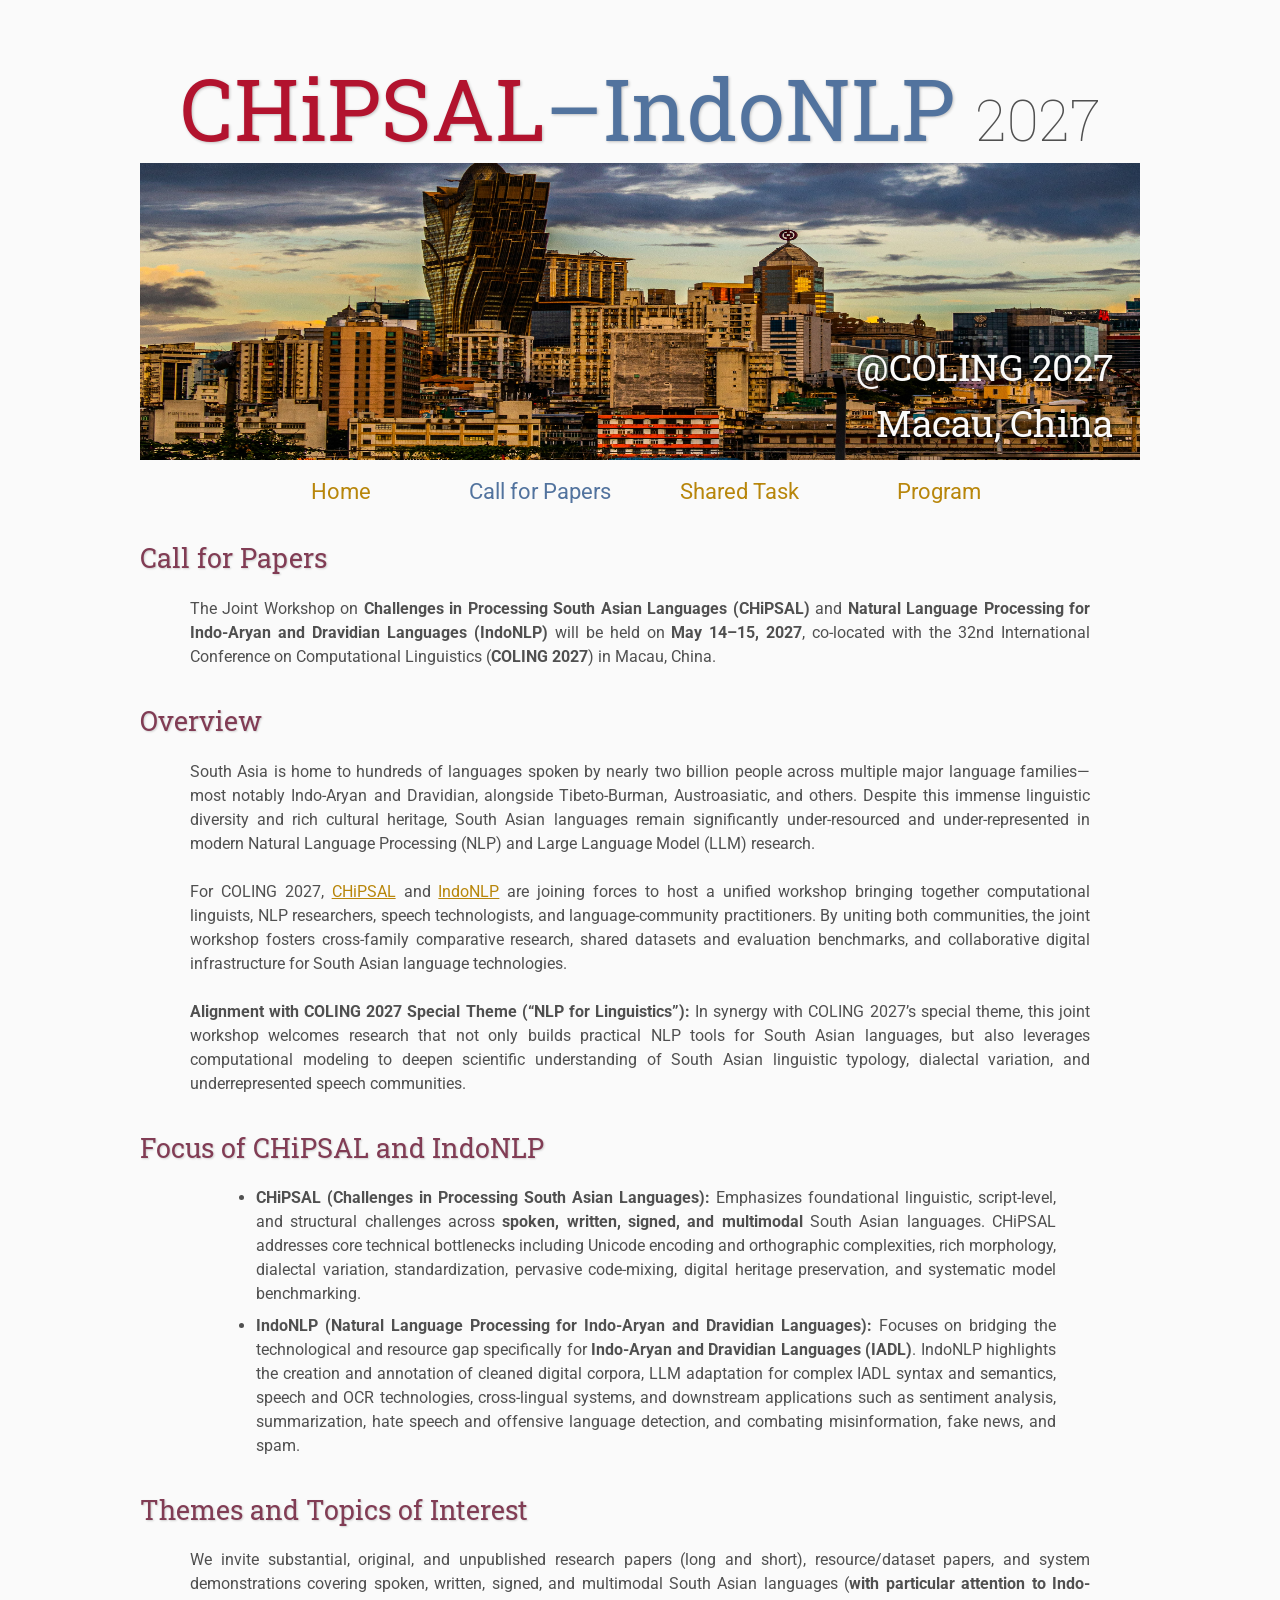
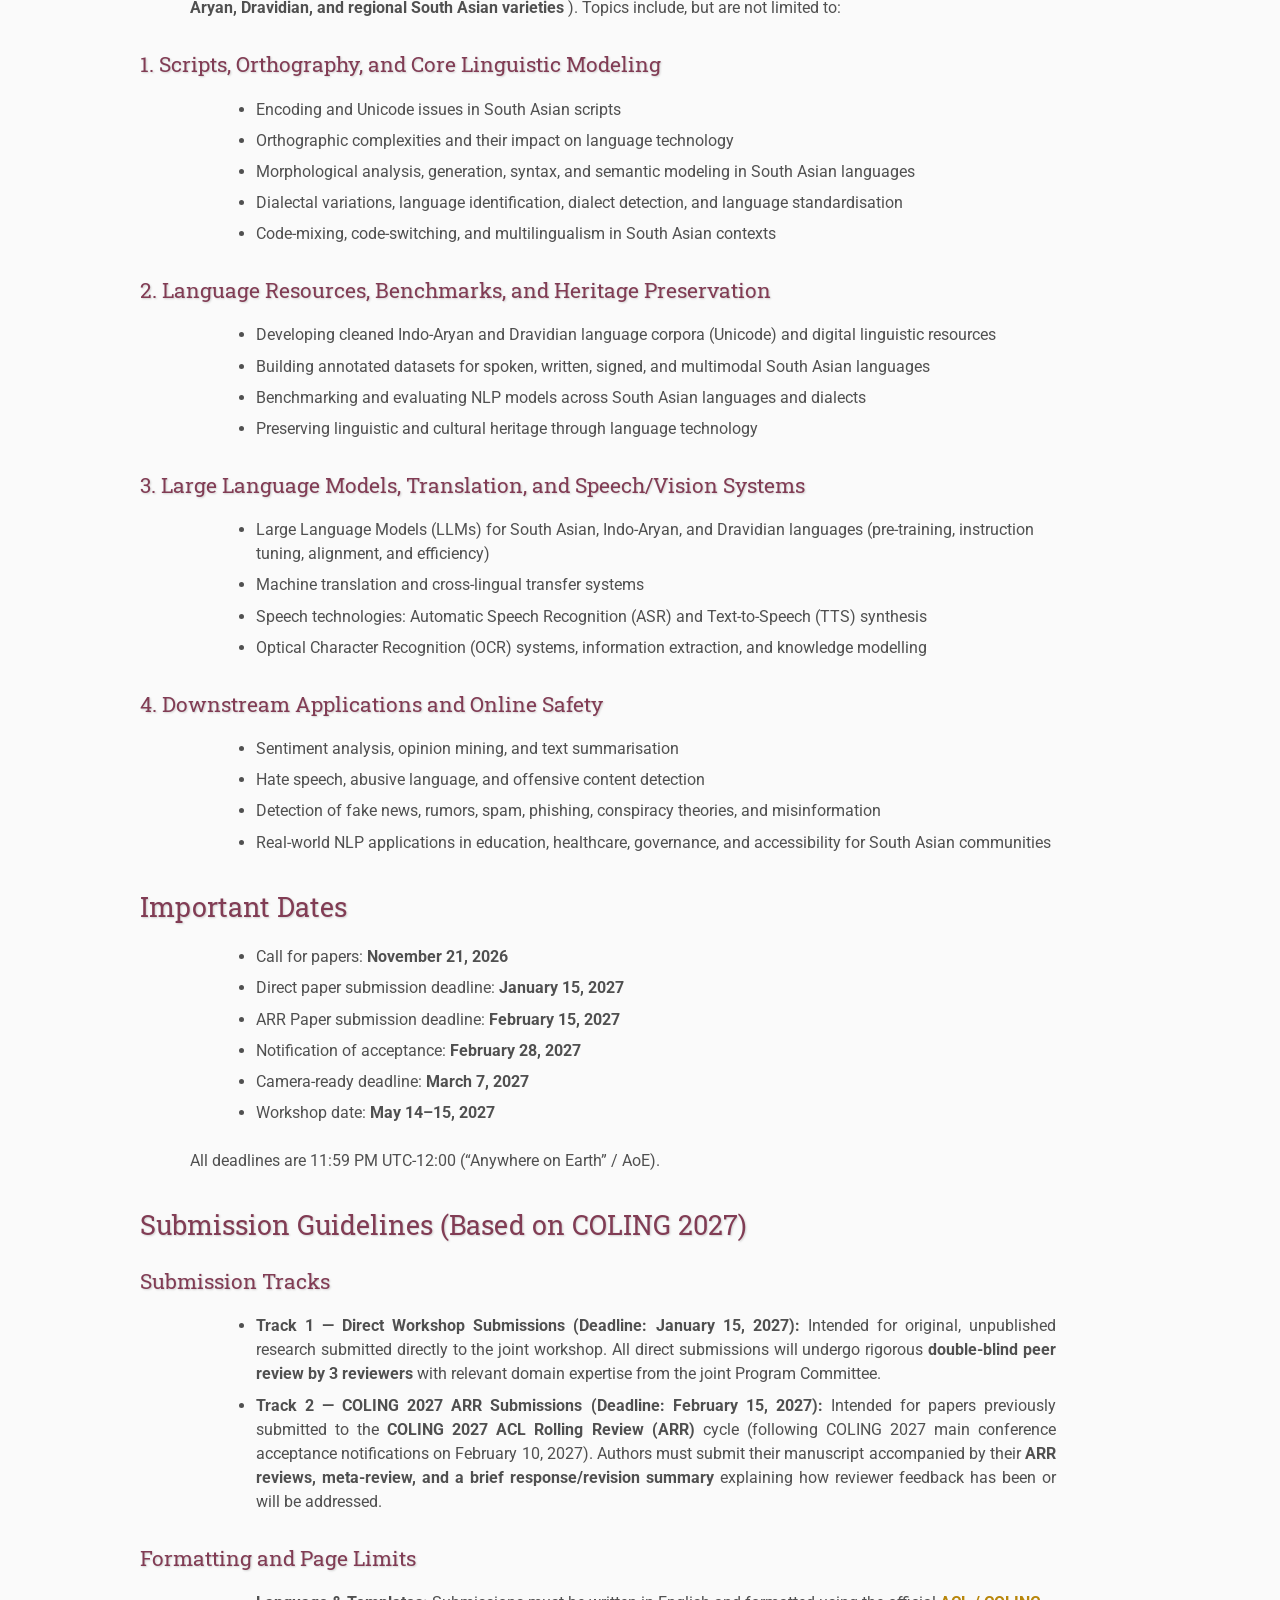
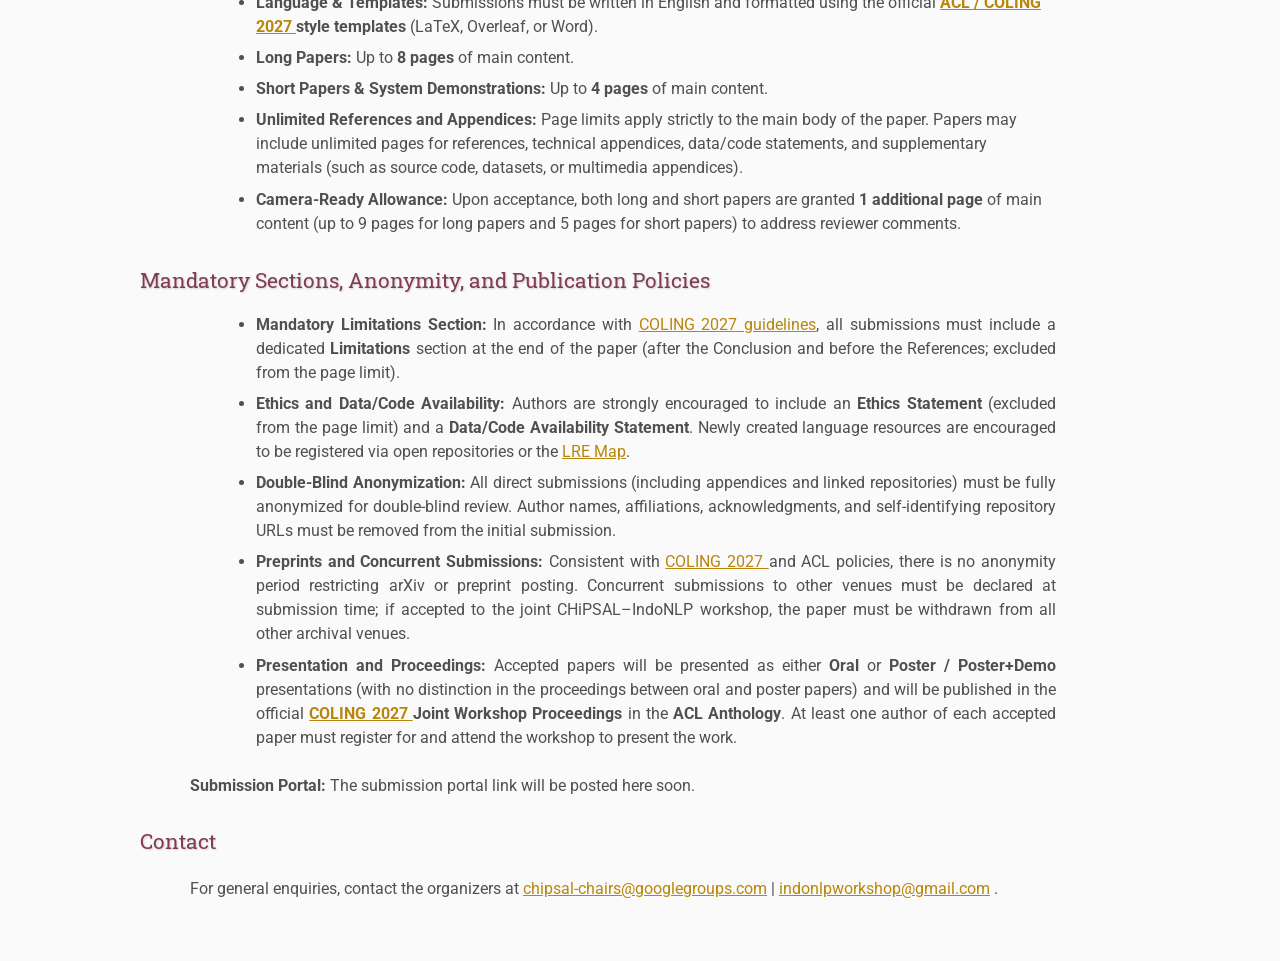
<file: call-for-paper/index.html>
<!DOCTYPE html>
<html lang="en">

<head>
    <meta charset="utf-8">
    <base href="../">
    <link rel="shortcut icon" type="image/png" href="assets/favicon.png">
    <link rel="stylesheet" type="text/css" media="all" href="assets/main.css">
    <script src="assets/navigation.js" defer></script>
    <meta name="description" content="Call for Papers — Joint CHiPSAL–IndoNLP workshop, collocated with COLING 2027 in Macau, China.">
    <meta name="resource-type" content="document">
    <meta name="distribution" content="global">
    <meta name="keywords" content="CHiPSAL, IndoNLP, COLING 2027, Call for Papers, workshop">
    <title>Call for Papers | Joint CHiPSAL–IndoNLP Workshop</title>

    <style>
        body ul {
            list-style-type: disc !important;
            list-style-position: outside !important;
            margin-top: 0.6em !important;
            margin-bottom: 1.1em !important;
            padding-left: 2em !important;
        }
        body ul li {
            display: list-item !important;
            list-style-type: disc !important;
            margin-bottom: 0.45em !important;
        }
    </style>
</head>

<body>
    <div class="banner">
        <img src="assets/banner.jpg" alt="Workshop banner" height="400" width="1000">
        <div class="top-left">
            <span class="title1">CHiPSAL</span><span class="title2">&ndash;IndoNLP</span> <span class="year">2027</span>
        </div>
        <div class="bottom-right">
            @COLING 2027<br>Macau, China
        </div>
    </div>

    <table class="navigation">
        <tr>
            <td class="navigation"><a title="Workshop home page" href="index.html">Home</a></td>
            <td class="navigation"><a class="current" aria-current="page" title="Call for papers" href="call-for-paper/index.html">Call for Papers</a></td>
            <td class="navigation"><a title="Shared task" href="sharedTask/index.html">Shared Task</a></td>
            <td class="navigation"><a title="Workshop program" href="program/index.html">Program</a></td>
            <!-- <td class="navigation">
                <details class="navigation-dropdown">
                    <summary>Other</summary>
                    <div class="dropdown-content">
                        <a href="previous-workshops/index.html">Previous Workshops</a>
                        <a href="sponsor/index.html">Sponsor</a>
                        <a href="directions/index.html">Directions</a>
                    </div>
                </details>
            </td>
            -->
        </tr>
    </table>

    <h3>Call for Papers</h3>
    <p style="text-align: justify;">
        The Joint Workshop on <b>Challenges in Processing South Asian Languages (CHiPSAL)</b> and
        <b>Natural Language Processing for Indo-Aryan and Dravidian Languages (IndoNLP)</b> will be held on
        <b>May 14&ndash;15, 2027</b>, co-located with the 32nd International Conference on Computational Linguistics
        (<b>COLING 2027</b>) in Macau, China.
    </p>

    <h3>Overview</h3>
    <p style="text-align: justify;">
        South Asia is home to hundreds of languages spoken by nearly two billion people across multiple major
        language families&mdash;most notably Indo-Aryan and Dravidian, alongside Tibeto-Burman,
        Austroasiatic, and others. Despite this immense linguistic diversity and rich cultural heritage, South
        Asian languages remain significantly under-resourced and under-represented in modern Natural Language
        Processing (NLP) and Large Language Model (LLM) research.
        <br><br>
        For COLING 2027, <a href="https://sites.google.com/view/chipsal/">CHiPSAL</a> and
        <a href="https://indonlp-workshop.github.io/IndoNLP-Workshop/">IndoNLP</a> are joining forces to host a
        unified workshop bringing together computational linguists, NLP researchers, speech technologists,
        and language-community practitioners. By uniting both communities, the joint workshop fosters cross-family
        comparative research, shared datasets and evaluation benchmarks, and collaborative digital infrastructure
        for South Asian language technologies.
        <br><br>
        <b>Alignment with COLING 2027 Special Theme (&ldquo;NLP for Linguistics&rdquo;):</b> In synergy with
        COLING 2027&rsquo;s special theme, this joint workshop welcomes research that not only builds practical
        NLP tools for South Asian languages, but also leverages computational modeling to deepen scientific
        understanding of South Asian linguistic typology, dialectal variation, and underrepresented speech
        communities.
    </p>

    <h3>Focus of CHiPSAL and IndoNLP</h3>
    <ul>
        <li style="text-align: justify;">
            <b>CHiPSAL (Challenges in Processing South Asian Languages):</b> Emphasizes foundational linguistic,
            script-level, and structural challenges across <b>spoken, written, signed, and multimodal</b> South
            Asian languages. CHiPSAL addresses core technical bottlenecks including Unicode encoding and
            orthographic complexities, rich morphology, dialectal variation, standardization, pervasive
            code-mixing, digital heritage preservation, and systematic model benchmarking.
        </li>
        <li style="text-align: justify;">
            <b>IndoNLP (Natural Language Processing for Indo-Aryan and Dravidian Languages):</b> Focuses on
            bridging the technological and resource gap specifically for <b>Indo-Aryan and Dravidian Languages
            (IADL)</b>. IndoNLP highlights the creation and annotation of cleaned digital corpora, LLM adaptation
            for complex IADL syntax and semantics, speech and OCR technologies, cross-lingual systems, and
            downstream applications such as sentiment analysis, summarization, hate speech and offensive language
            detection, and combating misinformation, fake news, and spam.
        </li>
    </ul>

    <h3>Themes and Topics of Interest</h3>
    <p style="text-align: justify;">
        We invite substantial, original, and unpublished research papers (long and short), resource/dataset
        papers, and system demonstrations covering spoken, written, signed, and multimodal South Asian languages
        (<strong>with particular attention to Indo-Aryan, Dravidian, and regional South Asian varieties </strong>). Topics include,
        but are not limited to:
    </p>

    <h4>1. Scripts, Orthography, and Core Linguistic Modeling</h4>
    <ul>
        <li>Encoding and Unicode issues in South Asian scripts</li>
        <li>Orthographic complexities and their impact on language technology</li>
        <li>Morphological analysis, generation, syntax, and semantic modeling in South Asian languages</li>
        <li>Dialectal variations, language identification, dialect detection, and language standardisation</li>
        <li>Code-mixing, code-switching, and multilingualism in South Asian contexts</li>
    </ul>

    <h4>2. Language Resources, Benchmarks, and Heritage Preservation</h4>
    <ul>
        <li>Developing cleaned Indo-Aryan and Dravidian language corpora (Unicode) and digital linguistic resources</li>
        <li>Building annotated datasets for spoken, written, signed, and multimodal South Asian languages</li>
        <li>Benchmarking and evaluating NLP models across South Asian languages and dialects</li>
        <li>Preserving linguistic and cultural heritage through language technology</li>
    </ul>

    <h4>3. Large Language Models, Translation, and Speech/Vision Systems</h4>
    <ul>
        <li>Large Language Models (LLMs) for South Asian, Indo-Aryan, and Dravidian languages (pre-training, instruction tuning, alignment, and efficiency)</li>
        <li>Machine translation and cross-lingual transfer systems</li>
        <li>Speech technologies: Automatic Speech Recognition (ASR) and Text-to-Speech (TTS) synthesis</li>
        <li>Optical Character Recognition (OCR) systems, information extraction, and knowledge modelling</li>
    </ul>

    <h4>4. Downstream Applications and Online Safety</h4>
    <ul>
        <li>Sentiment analysis, opinion mining, and text summarisation</li>
        <li>Hate speech, abusive language, and offensive content detection</li>
        <li>Detection of fake news, rumors, spam, phishing, conspiracy theories, and misinformation</li>
        <li>Real-world NLP applications in education, healthcare, governance, and accessibility for South Asian communities</li>
    </ul>

    <h3>Important Dates</h3>
    <ul>
        <li>Call for papers: <b>November 21, 2026</b></li>
        <li>Direct paper submission deadline: <b>January 15, 2027</b></li>
        <li>ARR Paper submission deadline: <b>February 15, 2027</b></li>
        <li>Notification of acceptance: <b>February 28, 2027</b></li>
        <li>Camera-ready deadline: <b>March 7, 2027</b></li>
        <li>Workshop date: <b>May 14&ndash;15, 2027</b></li>
    </ul>
    <p>All deadlines are 11:59 PM UTC-12:00 (&ldquo;Anywhere on Earth&rdquo; / AoE).</p>

    <h3>Submission Guidelines (Based on COLING 2027)</h3>

    <h4>Submission Tracks</h4>
    <ul>
        <li style="text-align: justify;">
            <b>Track 1 &mdash; Direct Workshop Submissions (Deadline: January 15, 2027):</b> Intended for original,
            unpublished research submitted directly to the joint workshop. All direct submissions will undergo
            rigorous <b>double-blind peer review by 3 reviewers</b> with relevant domain expertise from the joint
            Program Committee.
        </li>
        <li style="text-align: justify;">
            <b>Track 2 &mdash; COLING 2027 ARR Submissions (Deadline: February 15, 2027):</b> Intended for papers
            previously submitted to the <b>COLING 2027 ACL Rolling Review (ARR)</b> cycle (following COLING 2027
            main conference acceptance notifications on February 10, 2027). Authors must submit their manuscript
            accompanied by their <b>ARR reviews, meta-review, and a brief response/revision summary</b> explaining
            how reviewer feedback has been or will be addressed.
        </li>
    </ul>

    <h4>Formatting and Page Limits</h4>
    <ul>
        <li><b>Language &amp; Templates:</b> Submissions must be written in English and formatted using the official <b> <a href="https://2027.coling-iccl.org"> ACL / COLING 2027 </a> style templates</b> (LaTeX, Overleaf, or Word).</li>
        <li><b>Long Papers:</b> Up to <b>8 pages</b> of main content.</li>
        <li><b>Short Papers &amp; System Demonstrations:</b> Up to <b>4 pages</b> of main content.</li>
        <li><b>Unlimited References and Appendices:</b> Page limits apply strictly to the main body of the paper. Papers may include unlimited pages for references, technical appendices, data/code statements, and supplementary materials (such as source code, datasets, or multimedia appendices).</li>
        <li><b>Camera-Ready Allowance:</b> Upon acceptance, both long and short papers are granted <b>1 additional page</b> of main content (up to 9 pages for long papers and 5 pages for short papers) to address reviewer comments.</li>
    </ul>

    <h4>Mandatory Sections, Anonymity, and Publication Policies</h4>
    <ul>
        <li style="text-align: justify;">
            <b>Mandatory Limitations Section:</b> In accordance with <a href="https://2027.coling-iccl.org"> COLING 2027 guidelines</a>, all submissions must
            include a dedicated <b>Limitations</b> section at the end of the paper (after the Conclusion and before
            the References; excluded from the page limit).
        </li>
        <li style="text-align: justify;">
            <b>Ethics and Data/Code Availability:</b> Authors are strongly encouraged to include an <b>Ethics
            Statement</b> (excluded from the page limit) and a <b>Data/Code Availability Statement</b>. Newly
            created language resources are encouraged to be registered via open repositories or the
            <a href="https://lremap.elra.info/">LRE Map</a>.
        </li>
        <li style="text-align: justify;">
            <b>Double-Blind Anonymization:</b> All direct submissions (including appendices and linked repositories)
            must be fully anonymized for double-blind review. Author names, affiliations, acknowledgments, and
            self-identifying repository URLs must be removed from the initial submission.
        </li>
        <li style="text-align: justify;">
            <b>Preprints and Concurrent Submissions:</b> Consistent with <a href="https://2027.coling-iccl.org"> COLING 2027 </a> and ACL policies, there is no
            anonymity period restricting arXiv or preprint posting. Concurrent submissions to other venues must be
            declared at submission time; if accepted to the joint CHiPSAL&ndash;IndoNLP workshop, the paper must be
            withdrawn from all other archival venues.
        </li>
        <li style="text-align: justify;">
            <b>Presentation and Proceedings:</b> Accepted papers will be presented as either <b>Oral</b> or
            <b>Poster / Poster+Demo</b> presentations (with no distinction in the proceedings between oral and
            poster papers) and will be published in the official <b><a href="https://2027.coling-iccl.org"> COLING 2027 </a> Joint Workshop Proceedings</b> in
            the <b>ACL Anthology</b>. At least one author of each accepted paper must register for and attend the
            workshop to present the work.
        </li>
    </ul>

    <p>
        <b>Submission Portal:</b> The submission portal link will be posted here soon.
    </p>

    <h4>Contact</h4>
    <p>For general enquiries, contact the organizers at
        <a href="mailto:chipsal-chairs@googlegroups.com">chipsal-chairs@googlegroups.com</a> | <a href="mailto:indonlpworkshop@gmail.com">indonlpworkshop@gmail.com</a> .
    </p>
</body>
</html>
</file>
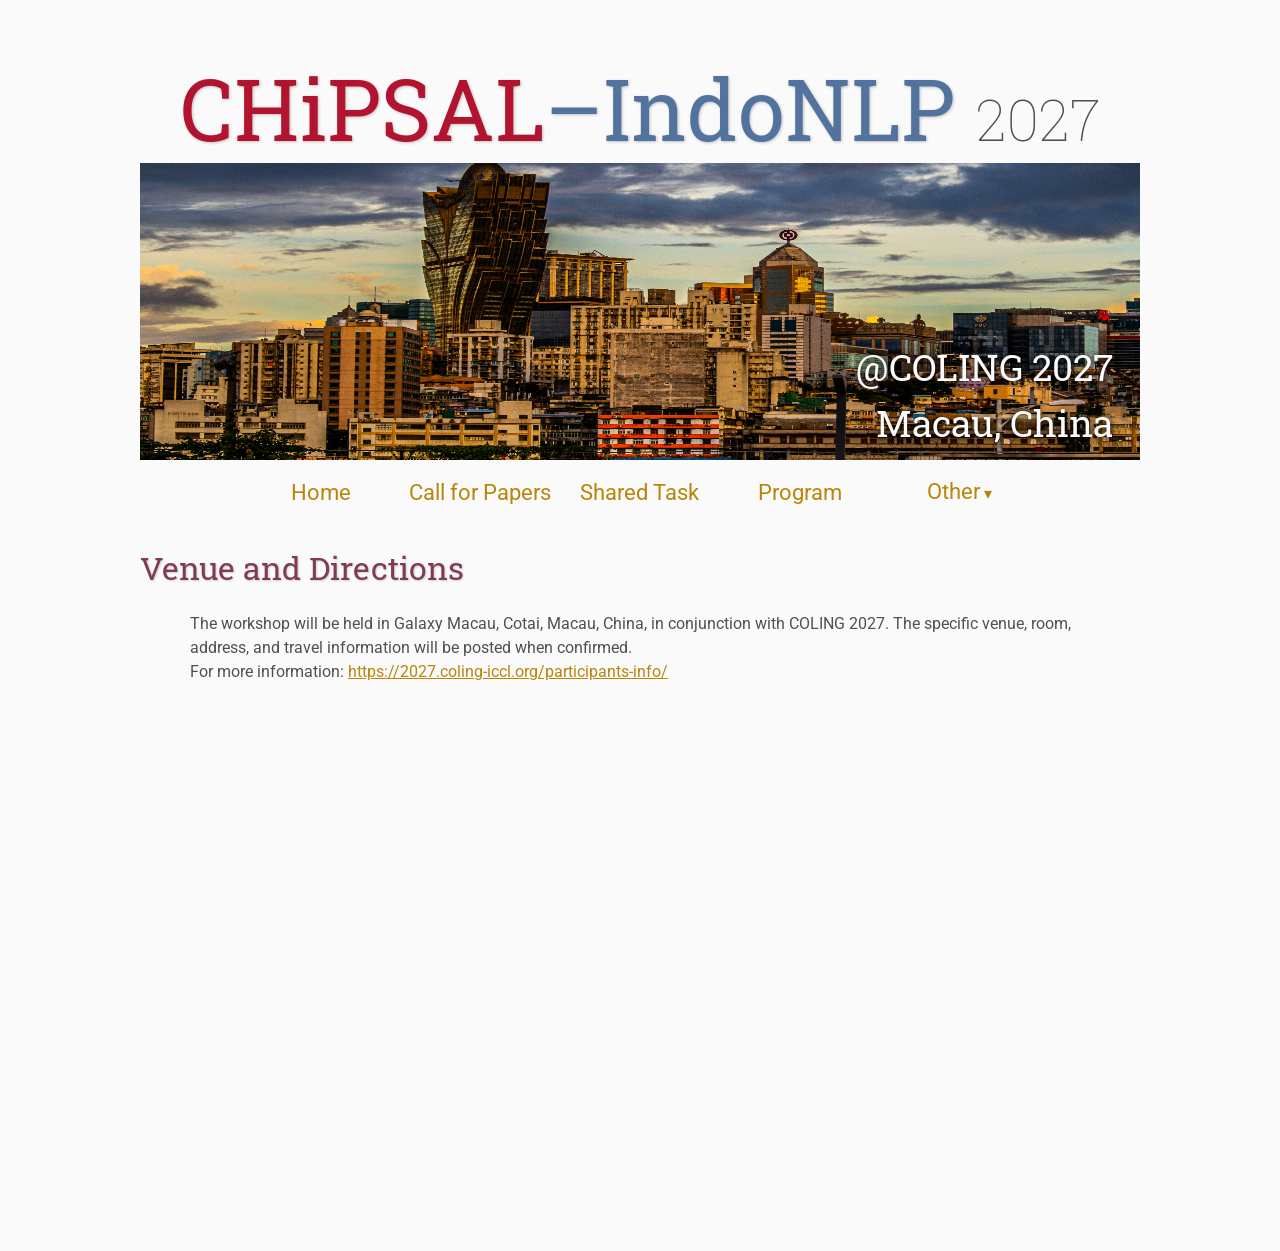
<file: directions/index.html>
<!DOCTYPE html>
<html lang="en">

<head>
    <meta charset="utf-8">
    <base href="..">
    <link rel="shortcut icon" type="image/png" href="assets/favicon.png">
    <link rel="stylesheet" type="text/css" media="all" href="assets/main.css">
    <script src="assets/navigation.js" defer></script>
    <meta name="description" content="Directions for the 2nd Joint CHiPSAL–IndoNLP Workshop at COLING 2027.">
    <meta name="resource-type" content="document">
    <meta name="distribution" content="global">
    <meta name="keywords" content="CHiPSAL, IndoNLP, COLING 2027, directions">
    <title>Directions | Joint CHiPSAL–IndoNLP Workshop</title>
</head>

<body>
    <div class="banner">
        <img src="assets/banner.jpg" alt="Workshop banner" height="400" width="1000">
        <div class="top-left">
            <span class="title1">CHiPSAL</span><span class="title2">&ndash;IndoNLP</span> <span class="year">2027</span>
        </div>
        <div class="bottom-right"> @COLING 2027<br>Macau, China </div>
    </div>

     <table class="navigation">
        <tr>
            <td class="navigation"><a title="Workshop home page" href="index.html">Home</a></td>
            <td class="navigation"><a title="Call for papers" href="call-for-paper/index.html">Call for Papers</a></td>
            <td class="navigation"><a title="Shared task" href="sharedTask/index.html">Shared Task</a></td>
            <td class="navigation"><a title="Workshop program" href="program/index.html">Program</a></td>
            <td class="navigation">
                <details class="navigation-dropdown">
                    <summary class="current" aria-current="page">Other</summary>
                    <div class="dropdown-content">
                        <a href="previous-workshops/index.html">Previous Workshops</a>
                        <a href="sponsor/index.html">Sponsor</a>
                        <a class="current" aria-current="page" href="directions/index.html">Directions</a>
                    </div>
                </details>
            </td>
        </tr>
    </table>
    


    <h2>Venue and Directions</h2>
    <p>
        The workshop will be held in Galaxy Macau, Cotai, Macau, China, in conjunction with COLING 2027. The specific
        venue, room, address, and travel information will be posted when confirmed.
        <br>
        For more information: <a href="https://2027.coling-iccl.org/participants-info/">https://2027.coling-iccl.org/participants-info/</a>

        <iframe src="https://www.google.com/maps/embed?pb=!1m18!1m12!1m3!1d14781.925514158405!2d113.54668041389819!3d22.14574105292566!2m3!1f0!2f0!3f0!3m2!1i1024!2i768!4f13.1!3m3!1m2!1s0x340171cf2b083b57%3A0xa8feac8aee39218!2sGalaxy%20International%20Convention%20Center!5e0!3m2!1sen!2suk!4v1795108663322!5m2!1sen!2suk" width="900" height="500" style="border:0;" allowfullscreen="" loading="lazy" referrerpolicy="strict-origin-when-cross-origin"></iframe>


    </p>
</body>
</html>
</file>
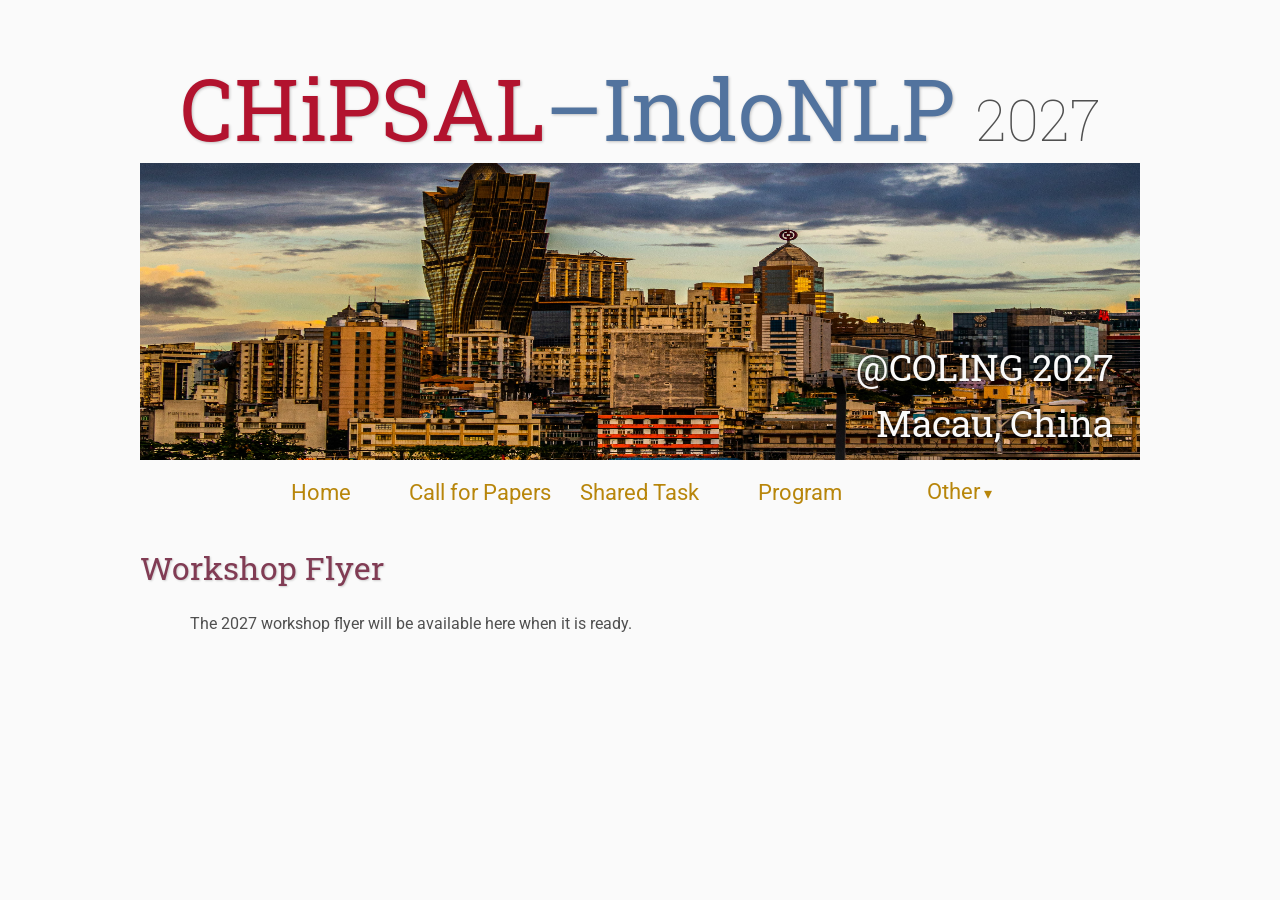
<file: flyer/index.html>
<!DOCTYPE html>
<html lang="en">

<head>
    <meta charset="utf-8">
    <base href="..">
    <link rel="shortcut icon" type="image/png" href="assets/favicon.png">
    <link rel="stylesheet" type="text/css" media="all" href="assets/main.css">
    <script src="assets/navigation.js" defer></script>
    <meta name="description" content="Flyer for the 2nd Joint CHiPSAL–IndoNLP Workshop at COLING 2027.">
    <meta name="resource-type" content="document">
    <meta name="distribution" content="global">
    <meta name="keywords" content="CHiPSAL, IndoNLP, COLING 2027, flyer">
    <title>Flyer | Joint CHiPSAL–IndoNLP Workshop</title>
</head>

<body>
    <div class="banner">
        <img src="assets/banner.jpg" alt="Workshop banner" height="400" width="1000">
        <div class="top-left">
            <span class="title1">CHiPSAL</span><span class="title2">&ndash;IndoNLP</span> <span class="year">2027</span>
        </div>
        <div class="bottom-right"> @COLING 2027<br>Macau, China </div>
    </div>

     <table class="navigation">
        <tr>
            <td class="navigation"><a title="Workshop home page" href="index.html">Home</a></td>
            <td class="navigation"><a title="Call for papers" href="call-for-paper/index.html">Call for Papers</a></td>
            <td class="navigation"><a title="Shared task" href="sharedTask/index.html">Shared Task</a></td>
            <td class="navigation"><a title="Workshop program" href="program/index.html">Program</a></td>
            <td class="navigation">
                <details class="navigation-dropdown">
                    <summary>Other</summary>
                    <div class="dropdown-content">
                        <a href="previous-workshops/index.html">Previous Workshops</a>
                        <a href="sponsor/index.html">Sponsor</a>
                        <a href="directions/index.html">Directions</a>
                    </div>
                </details>
            </td>
        </tr>
    </table>
    


    <h2>Workshop Flyer</h2>
    <p>The 2027 workshop flyer will be available here when it is ready.</p>
</body>
</html>
</file>
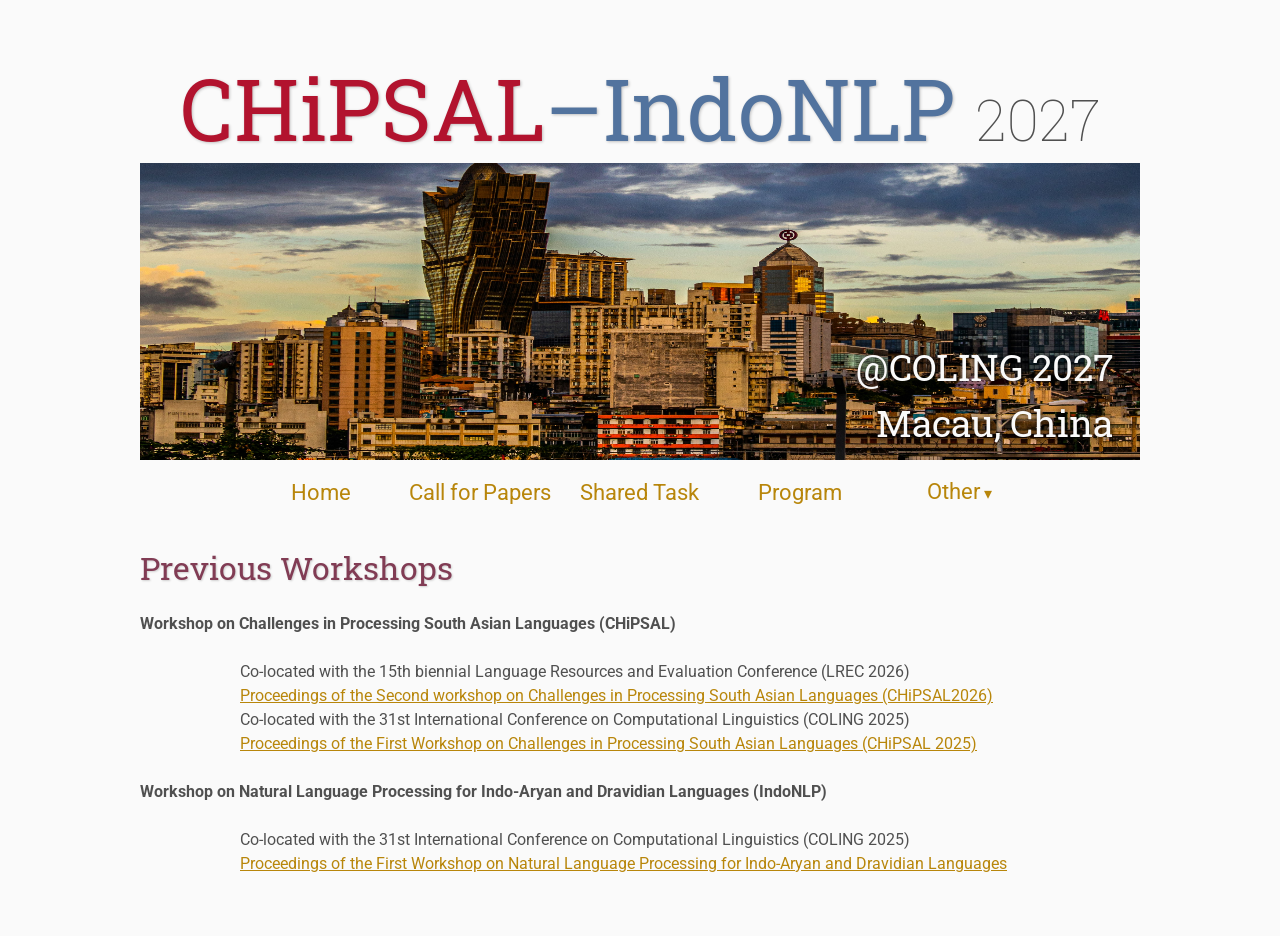
<file: previous-workshops/index.html>
<!DOCTYPE html>
<html lang="en">
            
<head>
    <meta charset="utf-8">
    <base href="..">
    <link rel="shortcut icon" type="image/png" href="assets/favicon.png">
    <link rel="stylesheet" type="text/css" media="all" href="assets/main.css">
    <script src="assets/navigation.js" defer></script>
    <meta name="description" content="Program for the 2nd Joint CHiPSAL–IndoNLP Workshop at COLING 2027.">
    <meta name="resource-type" content="document">
    <meta name="distribution" content="global">
    <meta name="keywords" content="CHiPSAL, IndoNLP, COLING 2027, program">
    <title>Previous Workshops | Joint CHiPSAL–IndoNLP Workshop</title>
</head>

<body>
    <div class="banner">
        <img src="assets/banner.jpg" alt="Workshop banner" height="400" width="1000">
        <div class="top-left">
            <span class="title1">CHiPSAL</span><span class="title2">&ndash;IndoNLP</span> <span class="year">2027</span>
        </div>
        <div class="bottom-right"> @COLING 2027<br>Macau, China </div>
    </div>

     <table class="navigation">
        <tr>
            <td class="navigation"><a title="Workshop home page" href="index.html">Home</a></td>
            <td class="navigation"><a title="Call for papers" href="call-for-paper/index.html">Call for Papers</a></td>
            <td class="navigation"><a title="Shared task" href="sharedTask/index.html">Shared Task</a></td>
            <td class="navigation"><a title="Workshop program" href="program/index.html">Program</a></td>
            <td class="navigation">
                <details class="navigation-dropdown">
                    <summary class="current" aria-current="page">Other</summary>
                    <div class="dropdown-content">
                        <a class="current" aria-current="page" href="previous-workshops/index.html">Previous Workshops</a>
                        <a href="sponsor/index.html">Sponsor</a>
                        <a href="directions/index.html">Directions</a>
                    </div>
                </details>
            </td>

        </tr>
    </table>


    <h2>Previous Workshops</h2>
    <b>Workshop on Challenges in Processing South Asian Languages (CHiPSAL)</b>
    <ul>
        <li> Co-located with the 15th biennial Language Resources and Evaluation Conference (LREC 2026) <br> <a href="https://aclanthology.org/volumes/2026.chipsal-1/">Proceedings of the Second workshop on Challenges in Processing South Asian Languages (CHiPSAL2026)</a></li>
        <li> Co-located with the 31st International Conference on Computational Linguistics (COLING 2025) <br><a href="https://aclanthology.org/volumes/2025.chipsal-1/">Proceedings of the First Workshop on Challenges in Processing South Asian Languages (CHiPSAL 2025)</a></li>
    </ul>

    <b>Workshop on Natural Language Processing for Indo-Aryan and Dravidian Languages (IndoNLP)</b>
    <ul>
        <li> Co-located with the 31st International Conference on Computational Linguistics (COLING 2025) <br> <a href="https://aclanthology.org/2025.indonlp-1.0/">Proceedings of the First Workshop on Natural Language Processing for Indo-Aryan and Dravidian Languages</a></li>
    </ul>

    
</body>
</html>
</file>
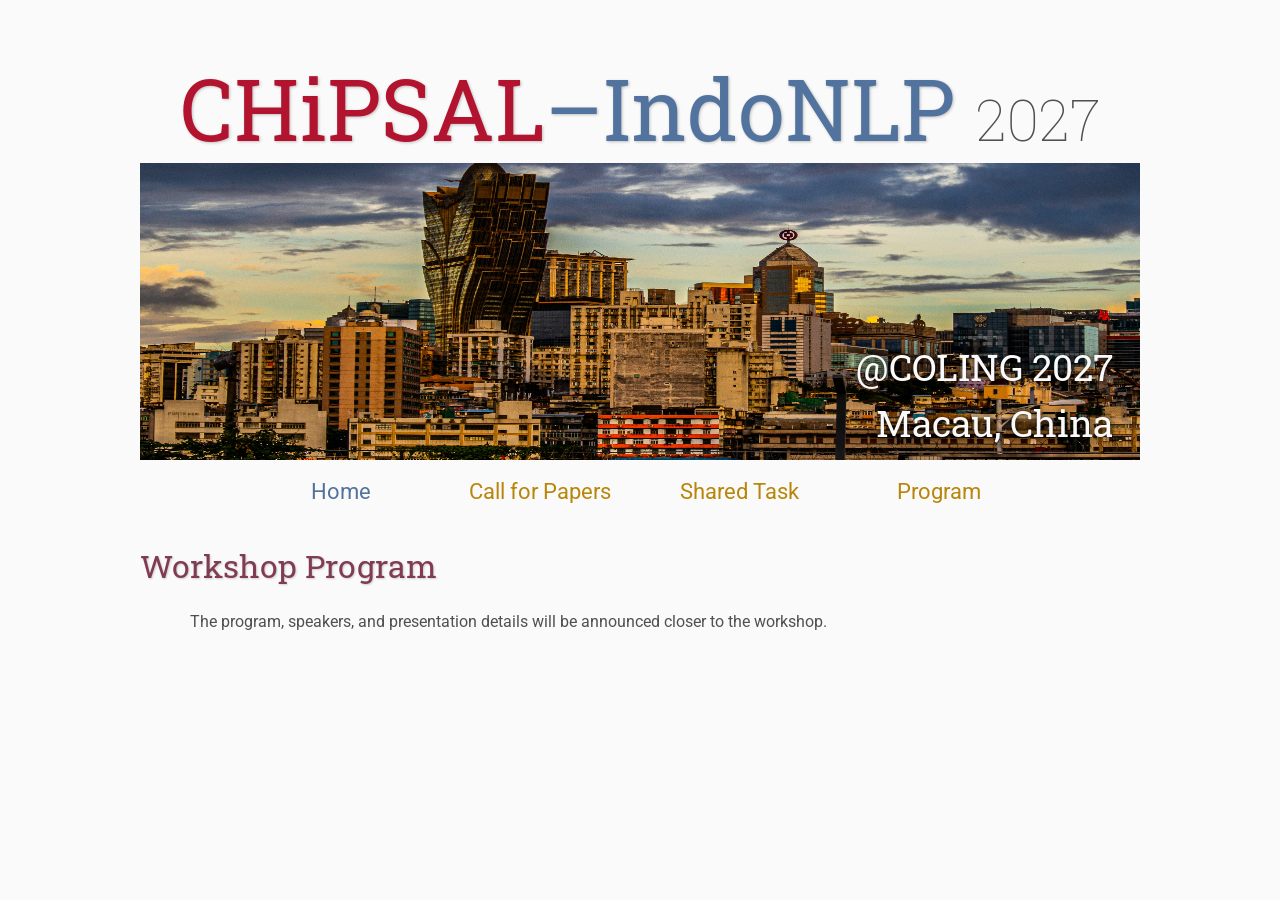
<file: program/index.html>
<!DOCTYPE html>
<html lang="en">

<head>
    <meta charset="utf-8">
    <base href="..">
    <link rel="shortcut icon" type="image/png" href="assets/favicon.png">
    <link rel="stylesheet" type="text/css" media="all" href="assets/main.css">
    <script src="assets/navigation.js" defer></script>
    <meta name="description" content="Program for the 2nd Joint CHiPSAL–IndoNLP Workshop at COLING 2027.">
    <meta name="resource-type" content="document">
    <meta name="distribution" content="global">
    <meta name="keywords" content="CHiPSAL, IndoNLP, COLING 2027, program">
    <title>Program | Joint CHiPSAL–IndoNLP Workshop</title>
</head>

<body>
    <div class="banner">
        <img src="assets/banner.jpg" alt="Workshop banner" height="400" width="1000">
        <div class="top-left">
            <span class="title1">CHiPSAL</span><span class="title2">&ndash;IndoNLP</span> <span class="year">2027</span>
        </div>
        <div class="bottom-right"> @COLING 2027<br>Macau, China </div>
    </div>

    <table class="navigation">
        <tr>
            <td class="navigation"><a class="current" aria-current="page" title="Workshop home page" href="index.html">Home</a></td>
            <td class="navigation"><a title="Call for papers" href="call-for-paper/index.html">Call for Papers</a></td>
            <td class="navigation"><a title="Shared task" href="sharedTask/index.html">Shared Task</a></td>
            <td class="navigation"><a title="Workshop program" href="program/index.html">Program</a></td>
            <!-- <td class="navigation">
                <details class="navigation-dropdown">
                    <summary>Other</summary>
                    <div class="dropdown-content">
                        <a href="previous-workshops/index.html">Previous Workshops</a>
                        <a href="sponsor/index.html">Sponsor</a>
                        <a href="directions/index.html">Directions</a>
                    </div>
                </details>
            </td>
            -->
        </tr>
    </table>


    <h2>Workshop Program</h2>
    <p>The program, speakers, and presentation details will be announced closer to the workshop.</p>
</body>
</html>
</file>
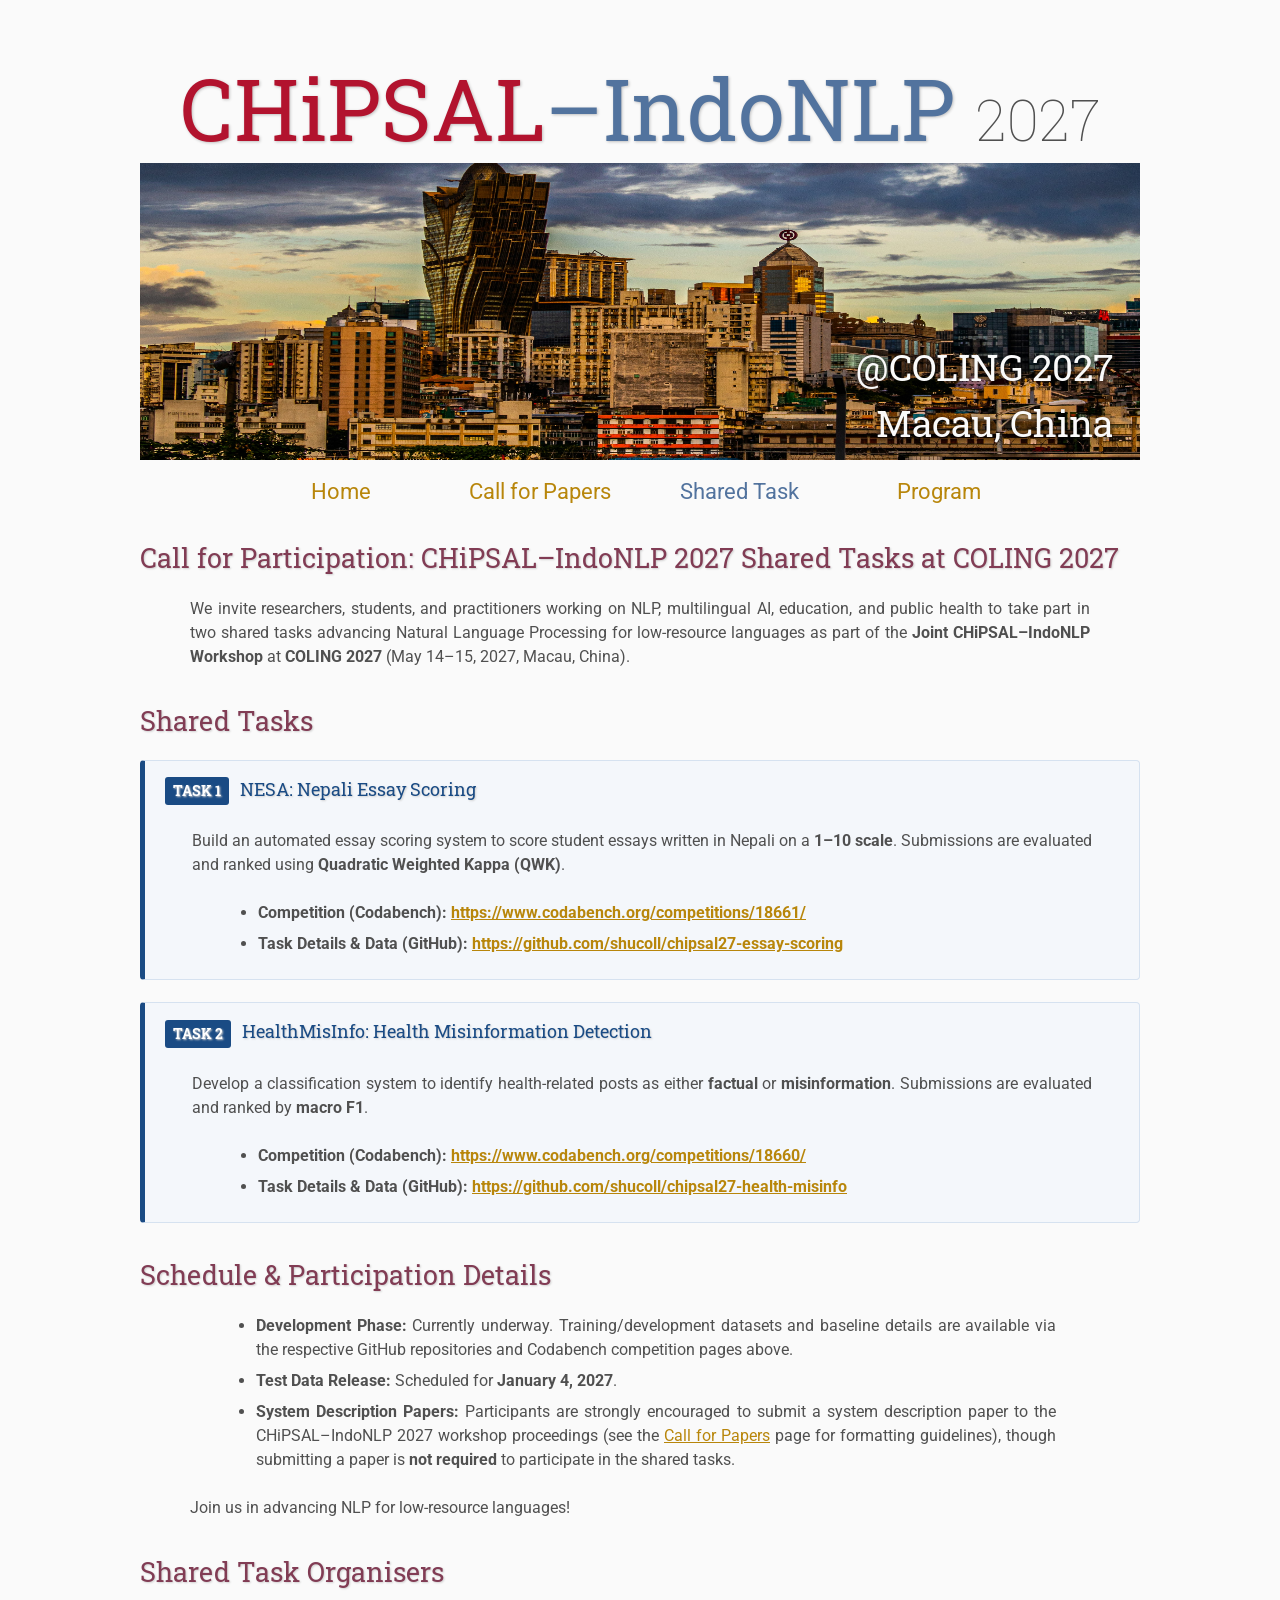
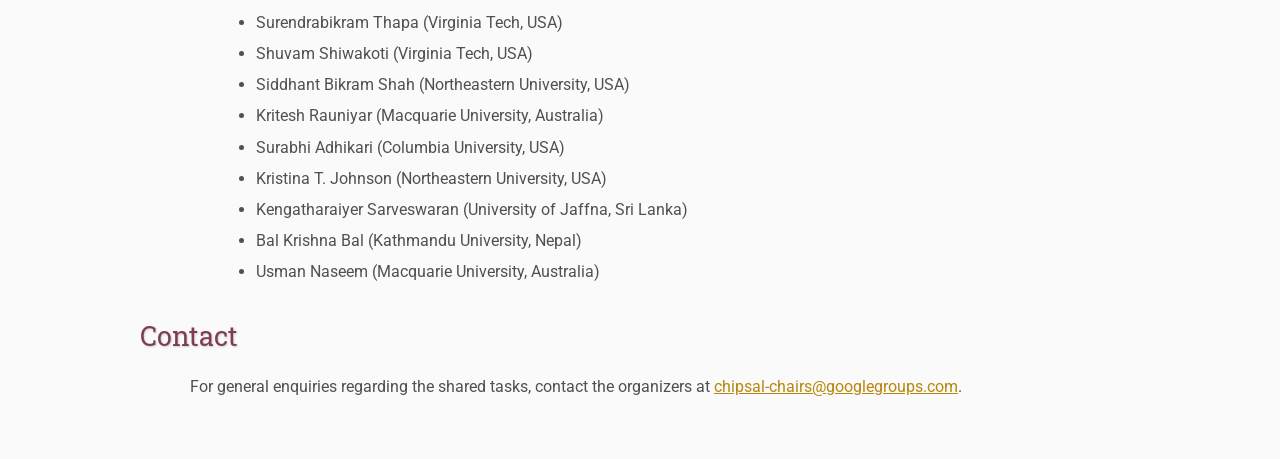
<file: sharedTask/index.html>
<!DOCTYPE html>
<html lang="en">

<head>
    <meta charset="utf-8">
    <base href="../">
    <link rel="shortcut icon" type="image/png" href="assets/favicon.png">
    <link rel="stylesheet" type="text/css" media="all" href="assets/main.css">
    <script src="assets/navigation.js" defer></script>
    <meta name="description" content="Call for Participation: CHiPSAL–IndoNLP 2027 Shared Tasks at COLING 2027 — NESA (Nepali Essay Scoring) and HealthMisInfo (Health Misinformation Detection).">
    <meta name="resource-type" content="document">
    <meta name="distribution" content="global">
    <meta name="keywords" content="CHiPSAL, IndoNLP, COLING 2027, Shared Task, LowResourceNLP, Nepali Essay Scoring, Health Misinformation">
    <title>Shared Tasks | Joint CHiPSAL–IndoNLP Workshop</title>

    <style>
        body ul {
            list-style-type: disc !important;
            list-style-position: outside !important;
            margin-top: 0.6em !important;
            margin-bottom: 1.1em !important;
            padding-left: 2em !important;
        }
        body ul li {
            display: list-item !important;
            list-style-type: disc !important;
            margin-bottom: 0.45em !important;
        }
        .task-box {
            background-color: #f4f7fb;
            border-left: 5px solid #1a4b84;
            border-top: 1px solid #d6e2f0;
            border-right: 1px solid #d6e2f0;
            border-bottom: 1px solid #d6e2f0;
            padding: 16px 20px;
            margin: 18px auto 22px auto;
            border-radius: 4px;
        }
        .task-box h4 {
            margin-top: 0 !important;
            margin-bottom: 8px !important;
            color: #1a4b84;
            font-size: 1.12em;
        }
        .task-tag {
            display: inline-block;
            background-color: #1a4b84;
            color: #ffffff;
            font-size: 0.78em;
            font-weight: bold;
            padding: 2px 8px;
            border-radius: 3px;
            margin-right: 7px;
            vertical-align: middle;
            text-transform: uppercase;
        }
        .task-links {
            margin-top: 10px;
            margin-bottom: 0 !important;
        }
        .task-links a {
            font-weight: bold;
        }
    </style>
</head>

<body>
    <div class="banner">
        <img src="assets/banner.jpg" alt="Workshop banner" height="400" width="1000">
        <div class="top-left">
            <span class="title1">CHiPSAL</span><span class="title2">&ndash;IndoNLP</span> <span class="year">2027</span>
        </div>
        <div class="bottom-right">
            @COLING 2027<br>Macau, China
        </div>
    </div>

    <table class="navigation">
        <tr>
            <td class="navigation"><a title="Workshop home page" href="index.html">Home</a></td>
            <td class="navigation"><a title="Call for papers" href="call-for-paper/index.html">Call for Papers</a></td>
            <td class="navigation"><a class="current" aria-current="page" title="Shared task" href="sharedTask/index.html">Shared Task</a></td>
            <td class="navigation"><a title="Workshop program" href="program/index.html">Program</a></td>
            <!-- <td class="navigation">
                <details class="navigation-dropdown">
                    <summary>Other</summary>
                    <div class="dropdown-content">
                        <a href="previous-workshops/index.html">Previous Workshops</a>
                        <a href="sponsor/index.html">Sponsor</a>
                        <a href="directions/index.html">Directions</a>
                    </div>
                </details>
            </td>
            -->
        </tr>
    </table>

    <h3>Call for Participation: CHiPSAL&ndash;IndoNLP 2027 Shared Tasks at COLING 2027</h3>
    <p style="text-align: justify;">
        We invite researchers, students, and practitioners working on NLP, multilingual AI, education, and public
        health to take part in two shared tasks advancing Natural Language Processing for low-resource languages as
        part of the <b>Joint CHiPSAL&ndash;IndoNLP Workshop</b> at <b>COLING 2027</b> (May 14&ndash;15, 2027, Macau, China).
    </p>

    <h3>Shared Tasks</h3>

    <div class="task-box">
        <h4><span class="task-tag">Task 1</span> NESA: Nepali Essay Scoring</h4>
        <p style="text-align: justify;">
            Build an automated essay scoring system to score student essays written in Nepali on a <b>1&ndash;10 scale</b>.
            Submissions are evaluated and ranked using <b>Quadratic Weighted Kappa (QWK)</b>.
        </p>
        <ul class="task-links">
            <li><b>Competition (Codabench):</b> <a href="https://www.codabench.org/competitions/18661/" target="_blank" rel="noopener">https://www.codabench.org/competitions/18661/</a></li>
            <li><b>Task Details &amp; Data (GitHub):</b> <a href="https://github.com/shucoll/chipsal27-essay-scoring" target="_blank" rel="noopener">https://github.com/shucoll/chipsal27-essay-scoring</a></li>
        </ul>
    </div>

    <div class="task-box">
        <h4><span class="task-tag">Task 2</span> HealthMisInfo: Health Misinformation Detection</h4>
        <p style="text-align: justify;">
            Develop a classification system to identify health-related posts as either <b>factual</b> or
            <b>misinformation</b>. Submissions are evaluated and ranked by <b>macro F1</b>.
        </p>
        <ul class="task-links">
            <li><b>Competition (Codabench):</b> <a href="https://www.codabench.org/competitions/18660/" target="_blank" rel="noopener">https://www.codabench.org/competitions/18660/</a></li>
            <li><b>Task Details &amp; Data (GitHub):</b> <a href="https://github.com/shucoll/chipsal27-health-misinfo" target="_blank" rel="noopener">https://github.com/shucoll/chipsal27-health-misinfo</a></li>
        </ul>
    </div>

    <h3>Schedule &amp; Participation Details</h3>
    <ul>
        <li style="text-align: justify;">
            <b>Development Phase:</b> Currently underway. Training/development datasets and baseline details are
            available via the respective GitHub repositories and Codabench competition pages above.
        </li>
        <li style="text-align: justify;">
            <b>Test Data Release:</b> Scheduled for <b>January 4, 2027</b>.
        </li>
        <li style="text-align: justify;">
            <b>System Description Papers:</b> Participants are strongly encouraged to submit a system description
            paper to the CHiPSAL&ndash;IndoNLP 2027 workshop proceedings (see the
            <a href="call-for-paper/index.html">Call for Papers</a> page for formatting guidelines), though submitting
            a paper is <b>not required</b> to participate in the shared tasks.
        </li>
    </ul>

    <p style="text-align: justify;">
        Join us in advancing NLP for low-resource languages!
    </p>

    <h3>Shared Task Organisers</h3>
    <ul>
        <li>Surendrabikram Thapa (Virginia Tech, USA)</li>
        <li>Shuvam Shiwakoti (Virginia Tech, USA)</li>
        <li>Siddhant Bikram Shah (Northeastern University, USA)</li>
        <li>Kritesh Rauniyar (Macquarie University, Australia)</li>
        <li>Surabhi Adhikari (Columbia University, USA)</li>
        <li>Kristina T. Johnson (Northeastern University, USA)</li>
        <li>Kengatharaiyer Sarveswaran (University of Jaffna, Sri Lanka)</li>
        <li>Bal Krishna Bal (Kathmandu University, Nepal)</li>
        <li>Usman Naseem (Macquarie University, Australia)</li>
    </ul>

    <h3>Contact</h3>
    <p>For general enquiries regarding the shared tasks, contact the organizers at
        <a href="mailto:chipsal-chairs@googlegroups.com">chipsal-chairs@googlegroups.com</a>.
    </p>
</body>
</html>
</file>
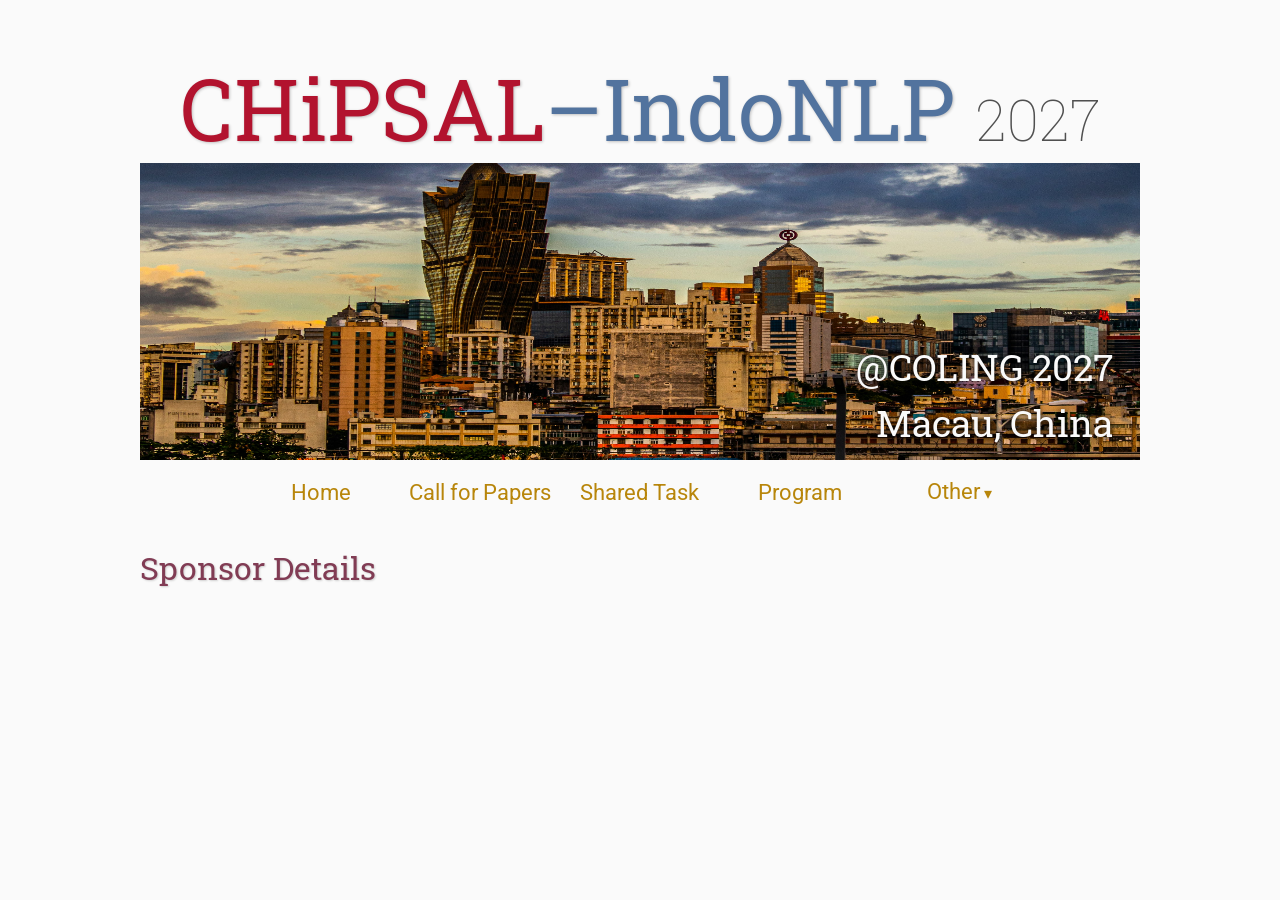
<file: sponsor/index.html>
<!DOCTYPE html>
<html lang="en">
            
<head>
    <meta charset="utf-8">
    <base href="..">
    <link rel="shortcut icon" type="image/png" href="assets/favicon.png">
    <link rel="stylesheet" type="text/css" media="all" href="assets/main.css">
    <script src="assets/navigation.js" defer></script>
    <meta name="description" content="Program for the 2nd Joint CHiPSAL–IndoNLP Workshop at COLING 2027.">
    <meta name="resource-type" content="document">
    <meta name="distribution" content="global">
    <meta name="keywords" content="CHiPSAL, IndoNLP, COLING 2027, program">
    <title>Sponsors | Joint CHiPSAL–IndoNLP Workshop</title>
</head>

<body>
    <div class="banner">
        <img src="assets/banner.jpg" alt="Workshop banner" height="400" width="1000">
        <div class="top-left">
            <span class="title1">CHiPSAL</span><span class="title2">&ndash;IndoNLP</span> <span class="year">2027</span>
        </div>
        <div class="bottom-right"> @COLING 2027<br>Macau, China </div>
    </div>

     <table class="navigation">
        <tr>
            <td class="navigation"><a title="Workshop home page" href="index.html">Home</a></td>
            <td class="navigation"><a title="Call for papers" href="call-for-paper/index.html">Call for Papers</a></td>
            <td class="navigation"><a title="Shared task" href="sharedTask/index.html">Shared Task</a></td>
            <td class="navigation"><a title="Workshop program" href="program/index.html">Program</a></td>
            <td class="navigation">
                <details class="navigation-dropdown">
                    <summary class="current" aria-current="page">Other</summary>
                    <div class="dropdown-content">
                        <a class="current" aria-current="page" href="previous-workshops/index.html">Previous Workshops</a>
                        <a href="sponsor/index.html">Sponsor</a>
                        <a href="directions/index.html">Directions</a>
                    </div>
                </details>
            </td>
        </tr>
    </table>


    <h2>Sponsor Details</h2>
    <p></p>
</body>
</html>
</file>
